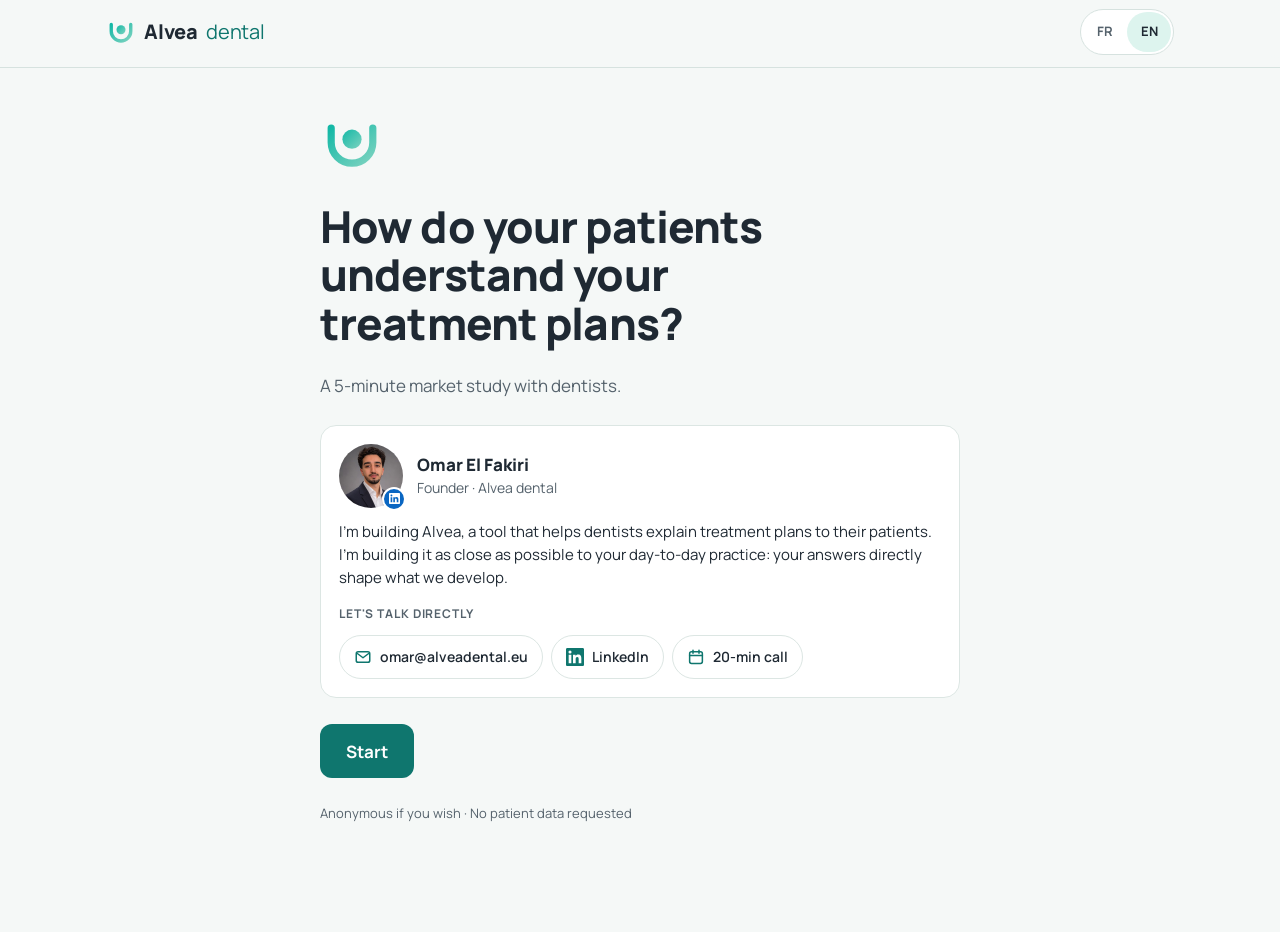
<file: etude/index.html>
<!doctype html>
<html lang="fr">
<head>
<meta charset="utf-8">
<meta name="viewport" content="width=device-width, initial-scale=1, viewport-fit=cover">
<title>Alvea dental · Étude auprès des dentistes</title>
<meta name="description" content="Comment vos patients comprennent-ils vos plans de traitement ? Une étude de marché de 5 minutes auprès des dentistes, avec une petite démo 3D.">
<meta name="theme-color" content="#F5F8F7" media="(prefers-color-scheme: light)">
<meta name="theme-color" content="#111A1F" media="(prefers-color-scheme: dark)">
<meta name="color-scheme" content="light dark">

<meta property="og:type" content="website">
<meta property="og:site_name" content="Alvea dental">
<meta property="og:title" content="Comment vos patients comprennent-ils vos plans ?">
<meta property="og:description" content="Une étude de marché de 5 minutes auprès des dentistes, avec une petite démo 3D.">
<meta property="og:url" content="https://alveadental.eu/etude/">
<meta property="og:image" content="https://alveadental.eu/etude/assets/og-image.png">
<meta property="og:image:width" content="1200">
<meta property="og:image:height" content="630">
<meta property="og:image:alt" content="Alvea dental : Comment vos patients comprennent-ils vos plans ?">
<meta property="og:locale" content="fr_BE">
<meta property="og:locale:alternate" content="en_GB">
<meta name="twitter:card" content="summary_large_image">

<link rel="icon" href="assets/favicon.svg" type="image/svg+xml">
<link rel="icon" href="assets/favicon-32.png" sizes="32x32" type="image/png">
<link rel="apple-touch-icon" href="assets/apple-touch-icon.png">
<link rel="preconnect" href="https://fonts.googleapis.com">
<link rel="preconnect" href="https://fonts.gstatic.com" crossorigin>
<link rel="stylesheet" href="https://fonts.googleapis.com/css2?family=Manrope:wght@400;500;600;700;800&family=IBM+Plex+Mono:wght@400;500&display=swap">
<link rel="stylesheet" href="css/style.css">
<link rel="modulepreload" href="js/app.js">
</head>
<body>
<a class="sr-only" href="#screen">Aller au contenu</a>
<header class="topbar">
  <div class="topbar-in gutter">
    <div class="logo" aria-label="Alvea dental" role="img">
      <svg width="30" height="30" viewBox="0 0 40 40" aria-hidden="true">
        <defs><linearGradient id="lg" x1="0" y1="0" x2="1" y2="1"><stop offset="0" stop-color="#14B8A6"/><stop offset="1" stop-color="#7DD3C0"/></linearGradient></defs>
        <path d="M7 10v9a13 13 0 0 0 26 0v-9" fill="none" stroke="url(#lg)" stroke-width="4.5" stroke-linecap="round"/>
        <circle cx="20" cy="17" r="6" fill="url(#lg)"/>
      </svg>
      <b>Alvea</b><span>dental</span>
    </div>
    <div class="top-actions">
      <button class="link-btn" id="restart" type="button" hidden><svg width="18" height="18" viewBox="0 0 24 24" aria-hidden="true"><path d="M4 12a8 8 0 1 0 2.4-5.7M4 4v4.5h4.5" fill="none" stroke="currentColor" stroke-width="2.2" stroke-linecap="round" stroke-linejoin="round"/></svg><span class="rs-label">Recommencer</span></button>
      <div class="langs" role="group" aria-label="Langue" id="langs">
        <button type="button" data-lang="fr" aria-pressed="true" lang="fr">FR</button>
        <button type="button" data-lang="en" aria-pressed="false" lang="en">EN</button>
      </div>
    </div>
  </div>
  <div class="progress" role="progressbar" aria-label="Progression" aria-valuemin="0" aria-valuemax="100" aria-valuenow="0" id="progress"><i></i></div>
</header>

<main id="screen" class="gutter" tabindex="-1">
  <noscript><p style="max-width:640px;margin:40px auto">Cette étude a besoin de JavaScript. · This study needs JavaScript.</p></noscript>
</main>

<nav class="navbar gutter" id="navbar" hidden>
  <div class="navbar-in">
    <button class="btn ghost" id="back" type="button">Retour</button>
    <span class="status" id="navStatus" aria-live="polite"></span>
    <button class="btn next" id="next" type="button">Continuer</button>
  </div>
</nav>

<script type="module" src="js/app.js"></script>
</body>
</html>
</file>
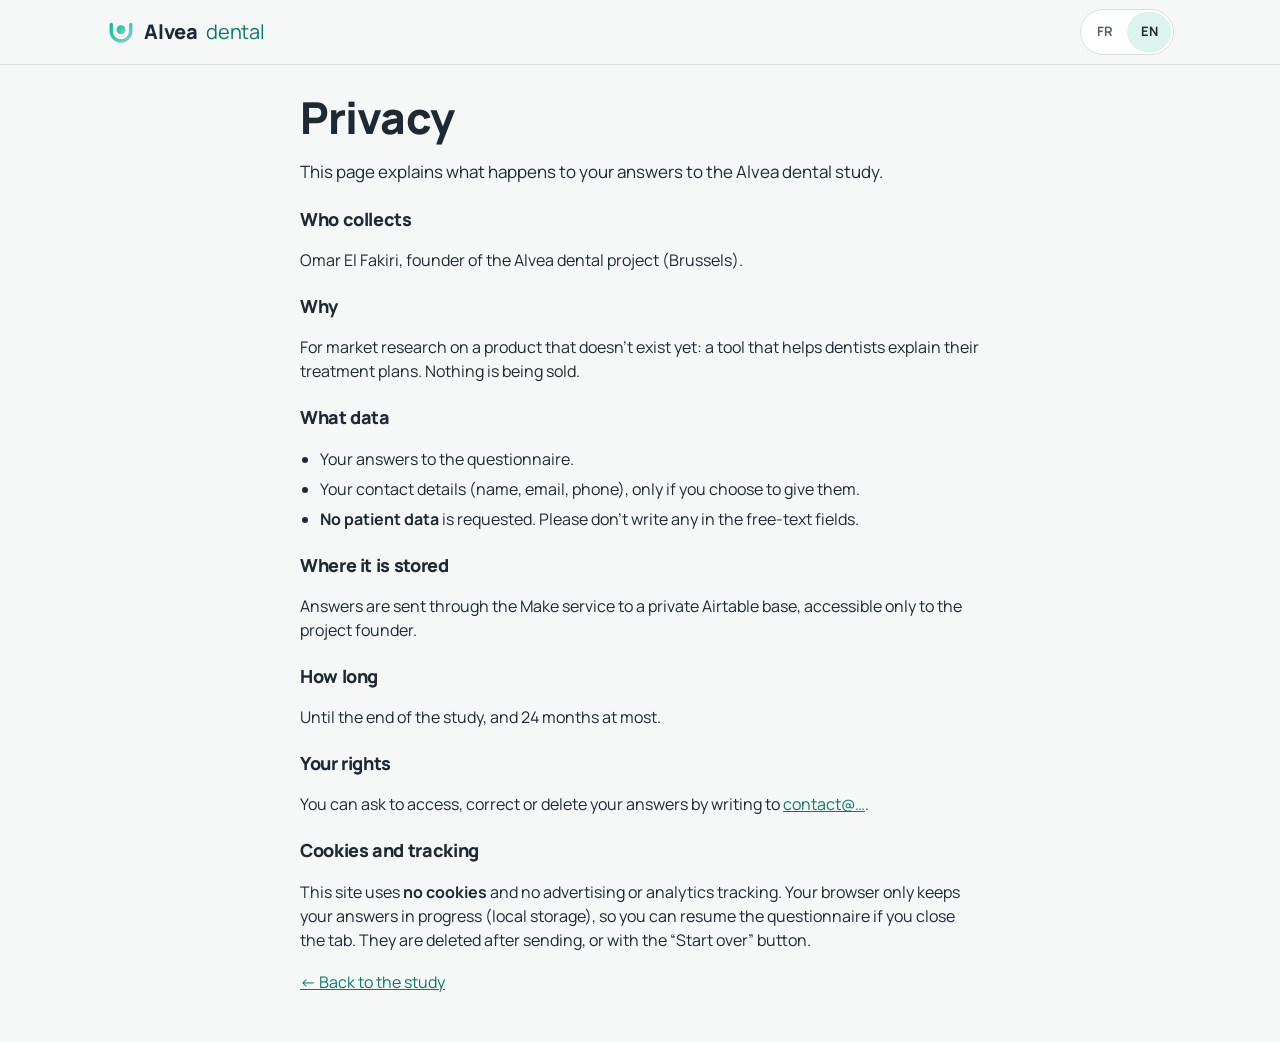
<file: confidentialite.html>
<!doctype html>
<html lang="fr">
<head>
<meta charset="utf-8">
<meta name="viewport" content="width=device-width, initial-scale=1, viewport-fit=cover">
<title>Confidentialité · Alvea dental</title>
<meta name="robots" content="noindex">
<meta name="color-scheme" content="light dark">
<link rel="icon" href="assets/favicon.svg" type="image/svg+xml">
<link rel="preconnect" href="https://fonts.googleapis.com">
<link rel="preconnect" href="https://fonts.gstatic.com" crossorigin>
<link rel="stylesheet" href="https://fonts.googleapis.com/css2?family=Manrope:wght@400;500;600;700;800&display=swap">
<link rel="stylesheet" href="css/style.css">
<style>
  .doc{max-width:680px;margin:0 auto;padding-top:28px;padding-bottom:48px;display:flex;flex-direction:column;gap:18px}
  .doc h2{font-size:18px;margin-top:6px}
  .doc p,.doc li{margin:0;color:var(--fg)}
  .doc ul{margin:0;padding-left:20px;display:flex;flex-direction:column;gap:6px}
  [data-l][hidden]{display:none}
</style>
</head>
<body>
<header class="topbar">
  <div class="topbar-in gutter">
    <a class="logo" href="./" aria-label="Alvea dental" style="text-decoration:none;color:inherit">
      <svg width="30" height="30" viewBox="0 0 40 40" aria-hidden="true">
        <defs><linearGradient id="lg" x1="0" y1="0" x2="1" y2="1"><stop offset="0" stop-color="#14B8A6"/><stop offset="1" stop-color="#7DD3C0"/></linearGradient></defs>
        <path d="M7 10v9a13 13 0 0 0 26 0v-9" fill="none" stroke="url(#lg)" stroke-width="4.5" stroke-linecap="round"/>
        <circle cx="20" cy="17" r="6" fill="url(#lg)"/>
      </svg>
      <b>Alvea</b><span>dental</span>
    </a>
    <div class="langs" role="group" aria-label="Langue / Language">
      <button type="button" data-set="fr" aria-pressed="true" lang="fr">FR</button>
      <button type="button" data-set="en" aria-pressed="false" lang="en">EN</button>
    </div>
  </div>
</header>

<main class="gutter">
  <article class="doc" data-l="fr" lang="fr">
    <h1>Confidentialité</h1>
    <p class="lead">Cette page explique ce que deviennent vos réponses à l'étude Alvea dental.</p>
    <h2>Qui collecte</h2>
    <p>Omar El Fakiri, porteur du projet Alvea dental (Bruxelles).</p>
    <h2>Pourquoi</h2>
    <p>Pour une étude de marché sur un produit qui n'existe pas encore : un outil qui aide les dentistes à expliquer leurs plans de traitement. Rien n'est vendu.</p>
    <h2>Quelles données</h2>
    <ul>
      <li>Vos réponses au questionnaire.</li>
      <li>Vos coordonnées (nom, email, téléphone), seulement si vous choisissez de les donner.</li>
      <li><strong>Aucune donnée de patient</strong> n'est demandée. Merci de ne pas en écrire dans les champs libres.</li>
    </ul>
    <h2>Où elles sont stockées</h2>
    <p>Les réponses sont transmises par le service Make vers une base Airtable privée, accessible uniquement au porteur du projet.</p>
    <h2>Combien de temps</h2>
    <p>Jusqu'à la fin de l'étude, et au plus 24 mois.</p>
    <h2>Vos droits</h2>
    <p>Vous pouvez demander à accéder à vos réponses, à les corriger ou à les supprimer en écrivant à <a href="mailto:contact@…">contact@…</a>.</p>
    <h2>Cookies et suivi</h2>
    <p>Ce site n'utilise <strong>aucun cookie</strong> et aucun outil de pistage publicitaire ou de mesure d'audience. Votre navigateur garde seulement vos réponses en cours (stockage local), pour vous permettre de reprendre le questionnaire si vous fermez l'onglet. Elles sont effacées après l'envoi, ou avec le bouton « Recommencer ».</p>
    <p><a href="./">← Retour à l'étude</a></p>
  </article>

  <article class="doc" data-l="en" lang="en" hidden>
    <h1>Privacy</h1>
    <p class="lead">This page explains what happens to your answers to the Alvea dental study.</p>
    <h2>Who collects</h2>
    <p>Omar El Fakiri, founder of the Alvea dental project (Brussels).</p>
    <h2>Why</h2>
    <p>For market research on a product that doesn't exist yet: a tool that helps dentists explain their treatment plans. Nothing is being sold.</p>
    <h2>What data</h2>
    <ul>
      <li>Your answers to the questionnaire.</li>
      <li>Your contact details (name, email, phone), only if you choose to give them.</li>
      <li><strong>No patient data</strong> is requested. Please don't write any in the free-text fields.</li>
    </ul>
    <h2>Where it is stored</h2>
    <p>Answers are sent through the Make service to a private Airtable base, accessible only to the project founder.</p>
    <h2>How long</h2>
    <p>Until the end of the study, and 24 months at most.</p>
    <h2>Your rights</h2>
    <p>You can ask to access, correct or delete your answers by writing to <a href="mailto:contact@…">contact@…</a>.</p>
    <h2>Cookies and tracking</h2>
    <p>This site uses <strong>no cookies</strong> and no advertising or analytics tracking. Your browser only keeps your answers in progress (local storage), so you can resume the questionnaire if you close the tab. They are deleted after sending, or with the “Start over” button.</p>
    <p><a href="./">← Back to the study</a></p>
  </article>
</main>
<script>
(function () {
  var stored = null;
  try { stored = JSON.parse(localStorage.getItem("alvea-lang")); } catch (e) {}
  var q = new URLSearchParams(location.search).get("lang");
  var lang = q || stored || ((navigator.language || "").toLowerCase().indexOf("en") === 0 ? "en" : "fr");
  function set(l) {
    document.documentElement.lang = l;
    document.title = l === "en" ? "Privacy · Alvea dental" : "Confidentialité · Alvea dental";
    document.querySelectorAll("[data-l]").forEach(function (a) { a.hidden = a.getAttribute("data-l") !== l; });
    document.querySelectorAll("[data-set]").forEach(function (b) { b.setAttribute("aria-pressed", String(b.getAttribute("data-set") === l)); });
  }
  document.querySelectorAll("[data-set]").forEach(function (b) {
    b.addEventListener("click", function () {
      var l = b.getAttribute("data-set");
      try { localStorage.setItem("alvea-lang", JSON.stringify(l)); } catch (e) {}
      set(l);
    });
  });
  set(lang === "en" ? "en" : "fr");
})();
</script>
</body>
</html>
</file>
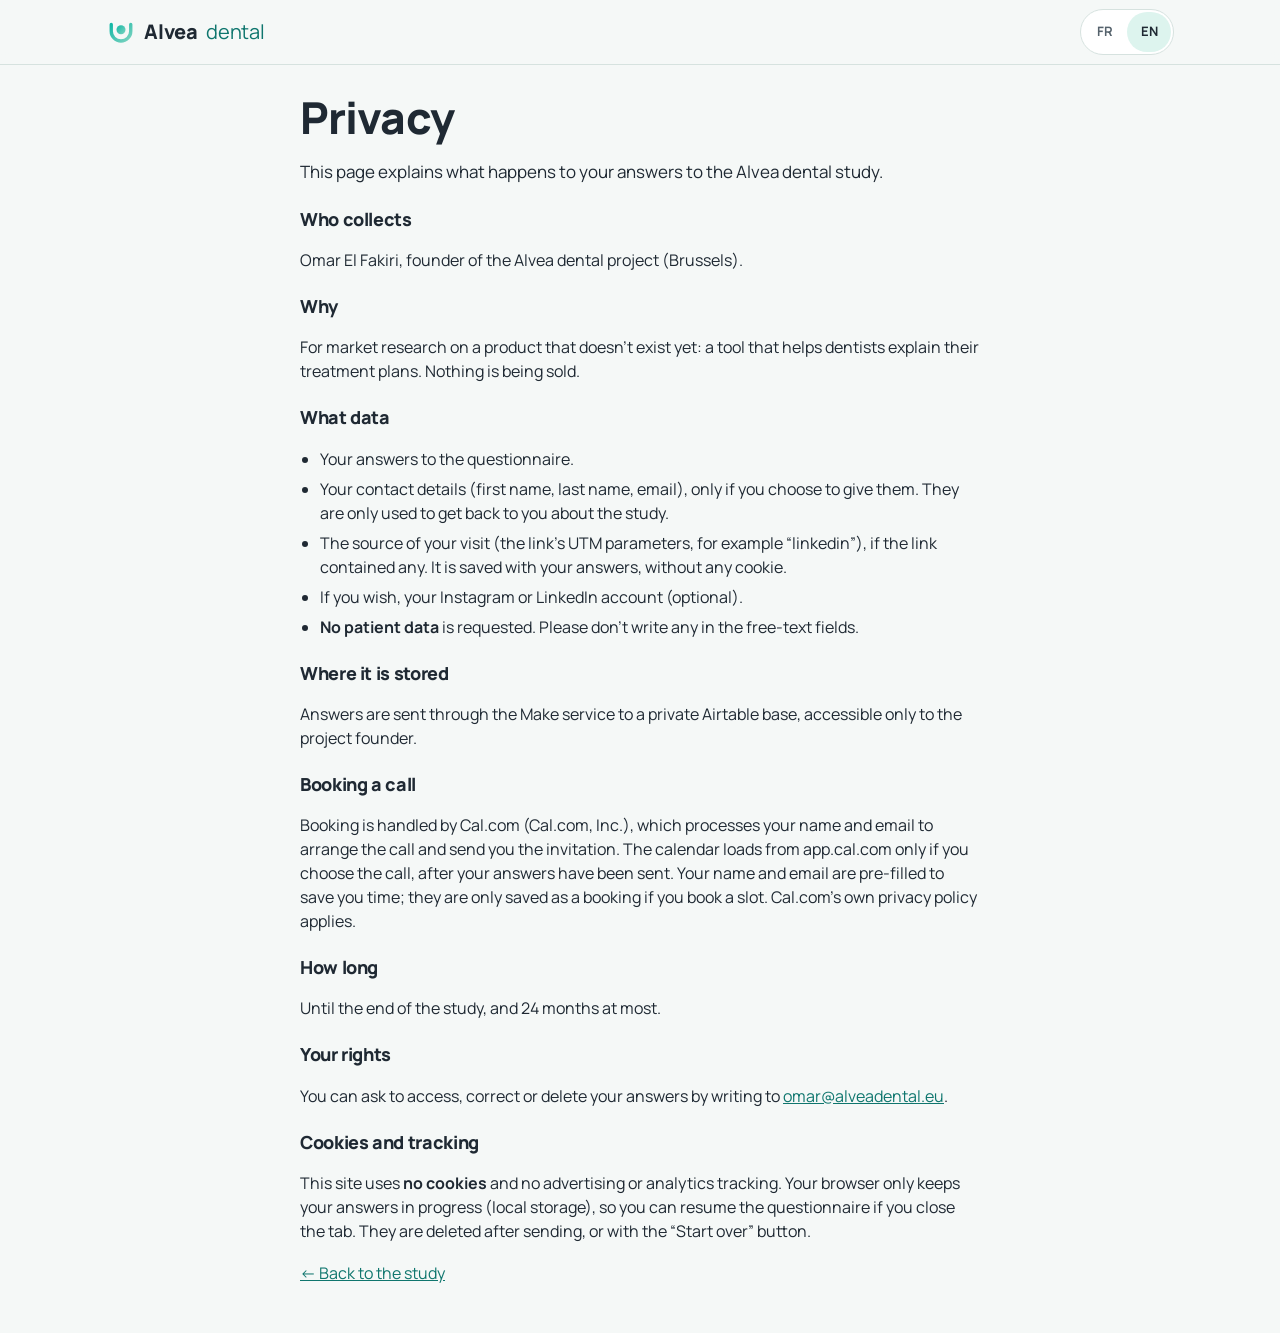
<file: etude/confidentialite.html>
<!doctype html>
<html lang="fr">
<head>
<meta charset="utf-8">
<meta name="viewport" content="width=device-width, initial-scale=1, viewport-fit=cover">
<title>Confidentialité · Alvea dental</title>
<meta name="robots" content="noindex">
<meta name="color-scheme" content="light dark">
<link rel="icon" href="assets/favicon.svg" type="image/svg+xml">
<link rel="preconnect" href="https://fonts.googleapis.com">
<link rel="preconnect" href="https://fonts.gstatic.com" crossorigin>
<link rel="stylesheet" href="https://fonts.googleapis.com/css2?family=Manrope:wght@400;500;600;700;800&display=swap">
<link rel="stylesheet" href="css/style.css">
<style>
  .doc{max-width:680px;margin:0 auto;padding-top:28px;padding-bottom:48px;display:flex;flex-direction:column;gap:18px}
  .doc h2{font-size:18px;margin-top:6px}
  .doc p,.doc li{margin:0;color:var(--fg)}
  .doc ul{margin:0;padding-left:20px;display:flex;flex-direction:column;gap:6px}
  [data-l][hidden]{display:none}
</style>
</head>
<body>
<header class="topbar">
  <div class="topbar-in gutter">
    <a class="logo" href="./" aria-label="Alvea dental" style="text-decoration:none;color:inherit">
      <svg width="30" height="30" viewBox="0 0 40 40" aria-hidden="true">
        <defs><linearGradient id="lg" x1="0" y1="0" x2="1" y2="1"><stop offset="0" stop-color="#14B8A6"/><stop offset="1" stop-color="#7DD3C0"/></linearGradient></defs>
        <path d="M7 10v9a13 13 0 0 0 26 0v-9" fill="none" stroke="url(#lg)" stroke-width="4.5" stroke-linecap="round"/>
        <circle cx="20" cy="17" r="6" fill="url(#lg)"/>
      </svg>
      <b>Alvea</b><span>dental</span>
    </a>
    <div class="langs" role="group" aria-label="Langue / Language">
      <button type="button" data-set="fr" aria-pressed="true" lang="fr">FR</button>
      <button type="button" data-set="en" aria-pressed="false" lang="en">EN</button>
    </div>
  </div>
</header>

<main class="gutter">
  <article class="doc" data-l="fr" lang="fr">
    <h1>Confidentialité</h1>
    <p class="lead">Cette page explique ce que deviennent vos réponses à l'étude Alvea dental.</p>
    <h2>Qui collecte</h2>
    <p>Omar El Fakiri, porteur du projet Alvea dental (Bruxelles).</p>
    <h2>Pourquoi</h2>
    <p>Pour une étude de marché sur un produit qui n'existe pas encore : un outil qui aide les dentistes à expliquer leurs plans de traitement. Rien n'est vendu.</p>
    <h2>Quelles données</h2>
    <ul>
      <li>Vos réponses au questionnaire.</li>
      <li>Vos coordonnées (prénom, nom, e-mail), seulement si vous choisissez de les donner. Elles servent uniquement à vous recontacter au sujet de l'étude.</li>
      <li>La source de votre visite (paramètres UTM du lien, par exemple « linkedin »), si le lien en contenait. Elle est enregistrée avec votre réponse, sans cookie.</li>
      <li>Si vous le souhaitez, votre compte Instagram ou LinkedIn (facultatif).</li>
      <li><strong>Aucune donnée de patient</strong> n'est demandée. Merci de ne pas en écrire dans les champs libres.</li>
    </ul>
    <h2>Où elles sont stockées</h2>
    <p>Les réponses sont transmises par le service Make vers une base Airtable privée, accessible uniquement au porteur du projet.</p>
    <h2>Prise de rendez-vous</h2>
    <p>La prise de rendez-vous est gérée par Cal.com (Cal.com, Inc.), qui traite votre nom et votre e-mail pour organiser l'appel et vous envoyer l'invitation. Le calendrier se charge depuis app.cal.com seulement si vous choisissez l'appel, après l'envoi de vos réponses. Votre nom et votre e-mail y sont pré-remplis pour vous faire gagner du temps ; ils ne sont enregistrés comme rendez-vous que si vous réservez un créneau. Cal.com applique sa propre politique de confidentialité.</p>
    <h2>Combien de temps</h2>
    <p>Jusqu'à la fin de l'étude, et au plus 24 mois.</p>
    <h2>Vos droits</h2>
    <p>Vous pouvez demander à accéder à vos réponses, à les corriger ou à les supprimer en écrivant à <a href="mailto:omar@alveadental.eu">omar@alveadental.eu</a>.</p>
    <h2>Cookies et suivi</h2>
    <p>Ce site n'utilise <strong>aucun cookie</strong> et aucun outil de pistage publicitaire ou de mesure d'audience. Votre navigateur garde seulement vos réponses en cours (stockage local), pour vous permettre de reprendre le questionnaire si vous fermez l'onglet. Elles sont effacées après l'envoi, ou avec le bouton « Recommencer ».</p>
    <p><a href="./">← Retour à l'étude</a></p>
  </article>

  <article class="doc" data-l="en" lang="en" hidden>
    <h1>Privacy</h1>
    <p class="lead">This page explains what happens to your answers to the Alvea dental study.</p>
    <h2>Who collects</h2>
    <p>Omar El Fakiri, founder of the Alvea dental project (Brussels).</p>
    <h2>Why</h2>
    <p>For market research on a product that doesn't exist yet: a tool that helps dentists explain their treatment plans. Nothing is being sold.</p>
    <h2>What data</h2>
    <ul>
      <li>Your answers to the questionnaire.</li>
      <li>Your contact details (first name, last name, email), only if you choose to give them. They are only used to get back to you about the study.</li>
      <li>The source of your visit (the link's UTM parameters, for example “linkedin”), if the link contained any. It is saved with your answers, without any cookie.</li>
      <li>If you wish, your Instagram or LinkedIn account (optional).</li>
      <li><strong>No patient data</strong> is requested. Please don't write any in the free-text fields.</li>
    </ul>
    <h2>Where it is stored</h2>
    <p>Answers are sent through the Make service to a private Airtable base, accessible only to the project founder.</p>
    <h2>Booking a call</h2>
    <p>Booking is handled by Cal.com (Cal.com, Inc.), which processes your name and email to arrange the call and send you the invitation. The calendar loads from app.cal.com only if you choose the call, after your answers have been sent. Your name and email are pre-filled to save you time; they are only saved as a booking if you book a slot. Cal.com's own privacy policy applies.</p>
    <h2>How long</h2>
    <p>Until the end of the study, and 24 months at most.</p>
    <h2>Your rights</h2>
    <p>You can ask to access, correct or delete your answers by writing to <a href="mailto:omar@alveadental.eu">omar@alveadental.eu</a>.</p>
    <h2>Cookies and tracking</h2>
    <p>This site uses <strong>no cookies</strong> and no advertising or analytics tracking. Your browser only keeps your answers in progress (local storage), so you can resume the questionnaire if you close the tab. They are deleted after sending, or with the “Start over” button.</p>
    <p><a href="./">← Back to the study</a></p>
  </article>
</main>
<script>
(function () {
  var stored = null;
  try { stored = JSON.parse(localStorage.getItem("alvea-lang")); } catch (e) {}
  var q = new URLSearchParams(location.search).get("lang");
  var first = (navigator.languages && navigator.languages[0]) || navigator.language || "";
  var lang = (q === "fr" || q === "en") ? q : (stored === "fr" || stored === "en") ? stored : (first.toLowerCase().indexOf("fr") === 0 ? "fr" : "en");
  function set(l) {
    document.documentElement.lang = l;
    document.title = l === "en" ? "Privacy · Alvea dental" : "Confidentialité · Alvea dental";
    document.querySelectorAll("[data-l]").forEach(function (a) { a.hidden = a.getAttribute("data-l") !== l; });
    document.querySelectorAll("[data-set]").forEach(function (b) { b.setAttribute("aria-pressed", String(b.getAttribute("data-set") === l)); });
  }
  document.querySelectorAll("[data-set]").forEach(function (b) {
    b.addEventListener("click", function () {
      var l = b.getAttribute("data-set");
      try { localStorage.setItem("alvea-lang", JSON.stringify(l)); } catch (e) {}
      set(l);
    });
  });
  set(lang === "en" ? "en" : "fr");
})();
</script>
</body>
</html>
</file>
<file: etude/css/style.css>
/* Alvea dental — étude de marché. Tokens repris de alvea-pitch.html. Mobile d'abord. */
:root{
  --bg:#F5F8F7; --surface:#FFFFFF; --stage:#E9F1EF; --fg:#1F2933; --muted:#55626C; --line:#D6E2DF;
  --teal:#14B8A6; --teal-deep:#0F766E; --mint:#7DD3C0; --mint-soft:#DDF4EE;
  --v1:#E76F51; --v2:#4C7FB8; --v3:#8E6CC4; --v4:#14B8A6;
  --err:#B42318; --star:#E9A23B; --on-accent:#FFFFFF;
  --font-display:"Manrope", "Segoe UI", system-ui, sans-serif;
  --font-body:"Manrope", "Segoe UI", system-ui, sans-serif;
  --font-mono:"IBM Plex Mono", ui-monospace, "SFMono-Regular", Menlo, monospace;
  --radius:14px; --nav-h:76px; --top-h:59px;
  --card:#FFFFFF; --card-line:#DCE6E3; --linkedin:#0A66C2;
  color-scheme:light;
}
@media (prefers-color-scheme: dark){:root:not([data-theme="light"]){
  --bg:#111A1F; --surface:#18232A; --stage:#0D1519; --fg:#E7EEEC; --muted:#9AAAB1; --line:#2A3A42;
  --teal:#2DD4BF; --teal-deep:#5EEAD4; --mint:#7DD3C0; --mint-soft:#163631;
  --v1:#F08A6E; --v2:#6E9BD1; --v3:#A88BDA; --v4:#2DD4BF;
  --err:#FCA5A5; --star:#F2B95A; --on-accent:#0B1A17; --card:#18232A; --card-line:#2A3A42; color-scheme:dark}}
:root[data-theme="dark"]{
  --bg:#111A1F; --surface:#18232A; --stage:#0D1519; --fg:#E7EEEC; --muted:#9AAAB1; --line:#2A3A42;
  --teal:#2DD4BF; --teal-deep:#5EEAD4; --mint:#7DD3C0; --mint-soft:#163631;
  --v1:#F08A6E; --v2:#6E9BD1; --v3:#A88BDA; --v4:#2DD4BF;
  --err:#FCA5A5; --star:#F2B95A; --on-accent:#0B1A17; --card:#18232A; --card-line:#2A3A42; color-scheme:dark}

*{box-sizing:border-box}
html{-webkit-text-size-adjust:100%}
body{margin:0;background:var(--bg);color:var(--fg);font-family:var(--font-body);font-size:16px;line-height:1.5;
  overflow-x:hidden;min-height:100vh;min-height:100dvh}
button,input,textarea{font:inherit;color:inherit}
a{color:var(--teal-deep)}
:focus-visible{outline:3px solid var(--teal);outline-offset:2px;border-radius:6px}
.sr-only{position:absolute!important;width:1px;height:1px;padding:0;margin:-1px;overflow:hidden;clip:rect(0,0,0,0);white-space:nowrap;border:0}
.gutter{padding-left:max(16px, env(safe-area-inset-left, 0px));padding-right:max(16px, env(safe-area-inset-right, 0px))}

/* ---------- barre du haut ---------- */
.topbar{position:sticky;top:0;z-index:20;background:color-mix(in srgb, var(--bg) 92%, transparent);
  backdrop-filter:saturate(1.4) blur(8px);-webkit-backdrop-filter:saturate(1.4) blur(8px);border-bottom:1px solid var(--line)}
.topbar-in{max-width:1100px;margin:0 auto;display:flex;align-items:center;justify-content:space-between;gap:8px;height:56px}
.progress{height:3px;background:transparent}
.progress i{display:block;height:100%;width:0;background:linear-gradient(90deg,var(--teal),var(--mint));transition:width .3s ease}
.logo{display:flex;align-items:center;gap:8px;font-family:var(--font-display);font-size:20px;letter-spacing:-.01em;line-height:1;white-space:nowrap}
.logo b{font-weight:800}.logo span{font-weight:400;color:var(--teal-deep)}
.logo svg{flex:none}
.top-actions{display:flex;align-items:center;gap:6px}
.langs{display:flex;border:1px solid var(--line);border-radius:999px;padding:2px;background:var(--surface)}
.langs button{appearance:none;border:0;background:transparent;font-weight:700;font-size:13px;min-width:44px;min-height:40px;border-radius:999px;cursor:pointer;color:var(--muted)}
.langs button[aria-pressed="true"]{background:var(--mint-soft);color:var(--fg)}
.link-btn{appearance:none;border:0;background:transparent;color:var(--muted);font-size:13px;font-weight:600;min-height:44px;min-width:44px;padding:0 8px;cursor:pointer;
  display:inline-flex;align-items:center;justify-content:center;gap:6px}
.link-btn[hidden]{display:none}
.link-btn:hover{color:var(--fg)}
@media (max-width:479px){.link-btn .rs-label{position:absolute;width:1px;height:1px;overflow:hidden;clip:rect(0,0,0,0);white-space:nowrap}}

/* ---------- écrans ---------- */
main{display:block}
.screen{max-width:640px;margin:0 auto;padding-top:28px;padding-bottom:calc(var(--nav-h) + 32px + env(safe-area-inset-bottom, 0px));
  display:flex;flex-direction:column;gap:22px;animation:enter .24s ease both}
@keyframes enter{from{opacity:0;transform:translateY(8px)}to{opacity:1;transform:none}}
.kicker{font-size:12px;letter-spacing:.08em;text-transform:uppercase;font-weight:700;color:var(--muted);margin:0}
h1,h2{font-family:var(--font-display);letter-spacing:-.02em;margin:0;text-wrap:balance;scroll-margin-top:calc(var(--top-h) + 16px)}
h1{font-weight:800;font-size:clamp(28px,7.4vw,44px);line-height:1.1}
h2{font-weight:800;font-size:clamp(23px,5.6vw,30px);line-height:1.18}
.lead{font-size:17px;color:var(--muted);margin:0;text-wrap:pretty}
.small{font-size:13px;color:var(--muted);margin:0}
.head{display:flex;flex-direction:column;gap:8px}

/* ---------- boutons ---------- */
.btn{appearance:none;border:0;cursor:pointer;font-weight:700;border-radius:12px;min-height:48px;padding:12px 20px;
  background:var(--teal-deep);color:var(--on-accent);display:inline-flex;align-items:center;justify-content:center;gap:8px;text-decoration:none;
  transition:transform .12s ease, opacity .2s}
.btn:active{transform:scale(.98)}
.btn.ghost{background:transparent;color:var(--fg);border:1px solid var(--line)}
.btn.big{font-size:17px;min-height:54px;padding:14px 26px}
.btn[aria-disabled="true"]{opacity:.45;cursor:not-allowed}
.btn.pulse{animation:pulse 1.6s ease-in-out infinite}
@keyframes pulse{0%,100%{box-shadow:0 0 0 0 color-mix(in srgb,var(--teal) 55%,transparent)}50%{box-shadow:0 0 0 8px transparent}}

/* barre de navigation collée en bas */
.navbar{position:fixed;left:0;right:0;bottom:0;z-index:15;background:color-mix(in srgb, var(--bg) 94%, transparent);
  backdrop-filter:blur(8px);-webkit-backdrop-filter:blur(8px);border-top:1px solid var(--line);
  padding-top:12px;padding-bottom:calc(12px + env(safe-area-inset-bottom, 0px))}
.navbar-in{max-width:640px;margin:0 auto;display:flex;gap:10px;align-items:center}
.navbar .btn.next{flex:1}
.navbar .status{font-size:13px;color:var(--muted);flex:1;text-align:right}
.navbar[hidden]{display:none}

/* ---------- accueil ---------- */
.welcome{min-height:calc(100dvh - 140px);justify-content:center;gap:26px}
.welcome .mark{width:64px;height:64px}
.welcome .start{align-self:flex-start}
.resume{background:var(--mint-soft);border-radius:var(--radius);padding:14px 16px;display:flex;flex-direction:column;gap:10px}
.resume p{margin:0;font-weight:600}
.resume .row{display:flex;gap:8px;flex-wrap:wrap}

/* ---------- champs ---------- */
.fields{display:flex;flex-direction:column;gap:26px}
.field{border:0;margin:0;padding:0;min-width:0;display:flex;flex-direction:column;gap:10px}
.field[hidden]{display:none}
.field > legend,.field > label.q,.field > .q{font-weight:700;font-size:16px;line-height:1.35;padding:0;margin-bottom:10px}
.field > label.q{margin-bottom:0}
.q .opt-tag,.opt-tag{font-weight:500;color:var(--muted);font-size:13px;margin-left:4px}
.hint{font-size:13px;color:var(--muted);margin:-4px 0 0}
.err{font-size:14px;color:var(--err);font-weight:600;margin:0;display:flex;gap:6px;align-items:flex-start}
.err::before{content:"!";flex:none;width:18px;height:18px;border-radius:50%;background:var(--err);color:var(--surface);font-size:12px;
  display:inline-flex;align-items:center;justify-content:center;margin-top:2px}
.err:empty{display:none}
.field.invalid .opts .opt{border-color:color-mix(in srgb,var(--err) 50%,var(--line))}

.opts{display:grid;grid-template-columns:minmax(0,1fr);gap:8px}
@media (min-width:560px){.opts.two{grid-template-columns:repeat(2,minmax(0,1fr))}}
.opts.row{grid-template-columns:repeat(auto-fit,minmax(140px,1fr))}
.opt > span:last-child{min-width:0;overflow-wrap:anywhere}
.opt{position:relative;display:flex;align-items:center;gap:12px;min-height:52px;padding:12px 14px;border:1.5px solid var(--line);
  border-radius:12px;background:var(--surface);cursor:pointer;font-size:15px;line-height:1.3;transition:border-color .15s, background .15s}
.opt input{position:absolute;opacity:0;width:1px;height:1px;margin:0;pointer-events:none}
.opt .box{flex:none;width:20px;height:20px;border:2px solid var(--line);border-radius:50%;display:inline-flex;align-items:center;justify-content:center;transition:all .15s}
.opt.multi .box{border-radius:6px}
.opt:hover{border-color:var(--mint)}
.opt:has(input:checked){border-color:var(--teal-deep);background:var(--mint-soft);font-weight:700}
.opt:has(input:checked) .box{border-color:var(--teal-deep);background:var(--teal-deep);box-shadow:inset 0 0 0 3px var(--mint-soft)}
.opt.multi:has(input:checked) .box{box-shadow:none}
.opt.multi:has(input:checked) .box::after{content:"";width:5px;height:10px;border:solid var(--on-accent);border-width:0 2.5px 2.5px 0;transform:rotate(45deg) translate(-1px,-1px)}
.opt:has(input:focus-visible){outline:3px solid var(--teal);outline-offset:2px}

.check{display:flex;gap:12px;align-items:flex-start;cursor:pointer;padding:12px 14px;border:1.5px solid var(--line);border-radius:12px;background:var(--surface);min-height:52px}
.check input{width:22px;height:22px;margin:1px 0 0;accent-color:var(--teal-deep);flex:none}
.check span{font-size:15px;line-height:1.4}
.check.consent span{font-size:14px}
.check:has(input:checked){border-color:var(--teal-deep);background:var(--mint-soft)}

.text,.area{width:100%;border:1.5px solid var(--line);border-radius:12px;background:var(--surface);padding:12px 14px;min-height:52px;font-size:16px}
.area{min-height:110px;resize:vertical;line-height:1.45}
.text:focus,.area:focus{outline:3px solid var(--teal);outline-offset:1px;border-color:var(--teal-deep)}



.hp{position:absolute!important;left:-10000px;top:auto;width:1px;height:1px;overflow:hidden}

/* ---------- écran 2 : curseur ---------- */
.slider-box{background:var(--surface);border:1px solid var(--line);border-radius:20px;padding:24px 18px 22px;display:flex;flex-direction:column;gap:18px;align-items:center}
.big-num{font-family:var(--font-display);font-weight:800;font-size:96px;line-height:1;font-variant-numeric:tabular-nums;color:var(--teal-deep);display:flex;align-items:baseline;gap:8px}
.big-num small{font-size:18px;font-weight:600;color:var(--muted)}
.big-num.unset{color:var(--line)}
.docs{display:grid;grid-template-columns:repeat(10,minmax(0,1fr));gap:6px;width:100%;max-width:420px}
.docs svg{width:100%;height:auto;display:block}
.docs .pg{fill:var(--surface);stroke:var(--line);stroke-width:1.5;transition:fill .2s, stroke .2s}
.docs .ln{stroke:var(--line);stroke-width:1.5;stroke-linecap:round;transition:stroke .2s}
.docs .on .pg{fill:var(--teal);stroke:var(--teal)}
.docs .on .ln{stroke:var(--surface)}
.range{width:100%;max-width:440px;-webkit-appearance:none;appearance:none;height:44px;background:transparent;cursor:pointer;margin:0}
.range::-webkit-slider-runnable-track{height:8px;border-radius:99px;background:linear-gradient(90deg,var(--teal) var(--pct,50%),var(--line) var(--pct,50%))}
.range::-moz-range-track{height:8px;border-radius:99px;background:var(--line)}
.range::-moz-range-progress{height:8px;border-radius:99px;background:var(--teal)}
.range::-webkit-slider-thumb{-webkit-appearance:none;width:32px;height:32px;border-radius:50%;background:var(--surface);border:3px solid var(--teal-deep);margin-top:-12px;box-shadow:0 2px 6px rgba(0,0,0,.15)}
.range::-moz-range-thumb{width:26px;height:26px;border-radius:50%;background:var(--surface);border:3px solid var(--teal-deep)}
.range-ends{display:flex;justify-content:space-between;width:100%;max-width:440px;font-size:13px;color:var(--muted);margin-top:-10px;font-variant-numeric:tabular-nums}

/* ---------- écran 3 : avis (cartes à toucher) ---------- */
.rv-grid{display:flex;flex-direction:column;gap:18px}
.rv-theme{display:flex;flex-direction:column;gap:8px}
.rv-theme h3{margin:0;font-size:12px;letter-spacing:.08em;text-transform:uppercase;font-weight:700;color:var(--muted)}
.rv-pair{display:grid;grid-template-columns:repeat(auto-fit,minmax(min(100%,240px),1fr));gap:8px}
.rv{appearance:none;text-align:left;cursor:pointer;background:var(--surface);color:var(--fg);border:1.5px solid var(--line);border-radius:16px;padding:12px 14px;
  display:flex;flex-direction:column;gap:8px;min-height:44px;transition:border-color .15s, background .15s, box-shadow .15s}
.rv:hover{border-color:var(--mint)}
.rv[aria-pressed="true"]{border-color:var(--teal-deep);background:var(--mint-soft);box-shadow:0 0 0 1px var(--teal-deep)}
.rv-top{display:flex;align-items:center;gap:8px}
.rv .th{width:18px;height:18px;flex:none;color:var(--muted);transform:rotate(180deg) scaleX(-1)}
.rv .th.up{transform:none;color:var(--teal-deep)}
.rv .st{display:flex;gap:2px}
.rv .st svg{width:15px;height:15px}
.rv .st .f{fill:var(--star)}.rv .st .e{fill:none;stroke:var(--muted);stroke-width:1.4}
.rv .ck{width:22px;height:22px;margin-left:auto;flex:none;border-radius:50%;padding:4px;border:1.5px solid var(--line);color:transparent}
.rv[aria-pressed="true"] .ck{background:var(--teal-deep);border-color:var(--teal-deep);color:var(--on-accent)}
.rv-q{font-size:15px;line-height:1.4;font-weight:600}
.chip{appearance:none;cursor:pointer;border:1.5px solid var(--line);background:var(--surface);color:var(--fg);padding:8px 16px;border-radius:999px;min-height:44px;
  font-size:14px;font-weight:600;line-height:1.2}
.chip:hover{border-color:var(--teal)}
.chip[aria-pressed="true"]{border-color:var(--teal-deep);background:var(--mint-soft)}
.chip.none{align-self:flex-start;margin-top:4px}

/* ---------- formulaires : variantes ---------- */
.soft{font-size:14px;color:var(--teal-deep);font-weight:600;margin:0}
.soft:empty{display:none}
.field.note{gap:4px}
.field.note .q{font-weight:700;margin:0}
.field.note .hint{margin:0}
/* « On en parle 20 minutes ? » : gros bouton principal, deux choix discrets */
.opts.cta{grid-template-columns:repeat(2,minmax(0,1fr))}
.opts.cta .opt{justify-content:center;text-align:center;min-height:48px;font-size:14px;color:var(--muted)}
.opts.cta .opt .box{display:none}
.opts.cta .opt:first-child{grid-column:1 / -1;min-height:58px;font-size:17px;font-weight:800;background:var(--teal-deep);border-color:var(--teal-deep);color:var(--on-accent)}
.opts.cta .opt:first-child:has(input:checked){box-shadow:0 0 0 3px var(--mint);background:var(--teal-deep);color:var(--on-accent)}
.opts.cta .opt:first-child:has(input:checked)::after{content:"✓";margin-left:8px}
.opts.cta .opt:not(:first-child):has(input:checked){color:var(--fg)}

/* ---------- accueil : carte profil ---------- */
.profile{background:var(--card);border:1px solid var(--card-line);border-radius:16px;padding:18px;display:flex;flex-direction:column;gap:12px}
.pf-top{display:flex;align-items:center;gap:14px}
.pf-photo{position:relative;flex:none;width:64px;height:64px;border-radius:50%}
.pf-photo img{display:block;width:64px;height:64px;border-radius:50%;object-fit:cover;background:var(--mint-soft)}
.pf-badge{position:absolute;right:-3px;bottom:-3px;width:24px;height:24px;border-radius:50%;background:var(--linkedin);color:#fff;
  border:2px solid #fff;display:flex;align-items:center;justify-content:center}
.pf-badge svg{width:11px;height:11px}
.pf-id{display:flex;flex-direction:column;gap:2px;min-width:0}
.pf-id b{font-size:17px;font-weight:800;line-height:1.25}
.pf-id span{font-size:14px;color:var(--muted)}
.pf-text{margin:0;font-size:15px;line-height:1.55}
.pf-talk{margin:4px 0 0;font-size:12px;letter-spacing:.08em;text-transform:uppercase;font-weight:700;color:var(--muted)}
.pf-links{list-style:none;margin:0;padding:0;display:flex;flex-wrap:wrap;gap:8px}
.pill{display:inline-flex;align-items:center;gap:8px;min-height:44px;padding:8px 14px;border:1.5px solid var(--card-line);border-radius:999px;
  background:var(--card);color:var(--fg);font-size:14px;font-weight:600;text-decoration:none;line-height:1.2;overflow-wrap:anywhere}
.pill svg{flex:none;width:18px;height:18px;color:var(--teal-deep)}
.pill:hover{border-color:var(--teal);background:var(--mint-soft)}
.in-link{flex:none;display:inline-flex;align-items:center;justify-content:center;min-width:44px;min-height:44px;color:var(--muted);border-radius:10px}
.in-link:hover{color:var(--teal-deep)}

/* ---------- pays : liste à rechercher ---------- */
.combo{position:relative}
.combo .text{padding-right:52px}
.combo-btn{position:absolute;right:2px;top:2px;bottom:2px;width:48px;appearance:none;border:0;background:transparent;color:var(--muted);cursor:pointer;
  display:flex;align-items:center;justify-content:center;border-radius:10px}
.combo-list{position:absolute;z-index:12;left:0;right:0;top:calc(100% + 6px);margin:0;padding:6px;list-style:none;max-height:min(320px, 50vh);overflow-y:auto;
  background:var(--surface);border:1.5px solid var(--line);border-radius:12px;box-shadow:0 16px 40px -12px rgba(15,40,40,.3);overscroll-behavior:contain}
.combo-list[hidden]{display:none}
.combo-list li{padding:11px 12px;min-height:44px;border-radius:8px;cursor:pointer;font-size:15px;display:flex;align-items:center}
.combo-list li.sep{margin-top:7px;position:relative}
.combo-list li.sep::before{content:"";position:absolute;left:8px;right:8px;top:-4px;border-top:1px solid var(--line)}
.combo-list li.other{border-top:1px solid var(--line);border-radius:0 0 8px 8px;color:var(--muted)}
.combo-list li.active{background:var(--mint-soft)}
.combo-list li[aria-selected="true"]{font-weight:700}
.combo-list li.none{color:var(--muted);cursor:default;font-size:14px}

/* ---------- prénom / nom côte à côte ---------- */
.pair{display:grid;grid-template-columns:minmax(0,1fr);gap:26px}
@media (min-width:480px){.pair{grid-template-columns:repeat(2,minmax(0,1fr));gap:14px}}
.req-star{color:var(--err);font-weight:800;margin-left:2px}
.req-star[hidden]{display:none}

/* ---------- écran 8 : démo en chapitres ---------- */
.demo-screen{gap:16px}
.ch-head{display:flex;justify-content:space-between;gap:12px;font-size:12px;font-weight:700;color:var(--muted);letter-spacing:.02em}
.ch-head .tag{flex:none;background:var(--stage);border:1px solid var(--line);border-radius:999px;padding:1px 8px;font-weight:600}
.ch-bar{height:4px;border-radius:99px;background:var(--line);overflow:hidden;margin-top:-8px}
.ch-bar i{display:block;height:100%;background:linear-gradient(90deg,var(--teal),var(--mint));transition:width .3s ease}
.ch{display:flex;flex-direction:column;gap:18px;animation:enter .24s ease both}
.kicker.brand{color:var(--teal-deep);letter-spacing:.14em}
.kicker.center{text-align:center}
.how{list-style:none;margin:0;padding:14px;background:var(--surface);border:1px solid var(--line);border-radius:var(--radius);display:flex;flex-direction:column;gap:12px}
.how li{display:flex;gap:12px;align-items:center;font-weight:700}
.how b{flex:none;width:30px;height:30px;border-radius:50%;background:var(--mint-soft);color:var(--teal-deep);display:inline-flex;align-items:center;justify-content:center}
.ch .paper{background:#FFFFFF;color:#1F2933;border-radius:6px;padding:16px;box-shadow:0 10px 26px rgba(0,0,0,.12);border:1px solid #E3EAE8}
.paper h4{margin:0 0 10px;font-size:13px;font-weight:800;letter-spacing:.02em}
.paper .row{display:flex;justify-content:space-between;gap:8px;padding:4px 0;border-bottom:1px dotted #C9D5D2;font-family:var(--font-mono);font-size:12px}
.paper .row span:first-child{min-width:0;overflow-wrap:anywhere}
.paper .row span:last-child{white-space:nowrap;flex:none}
.paper .tot{display:flex;justify-content:space-between;font-weight:800;font-size:15px;padding-top:8px}
.pills{list-style:none;margin:0;padding:0;display:flex;flex-wrap:wrap;gap:8px}
.pills li{background:var(--surface);border:1.5px dashed var(--teal);color:var(--teal-deep);border-radius:999px;padding:6px 12px;font-weight:700;font-size:14px}
.dictee{margin:0;background:#16242B;color:#E7EEEC;border-radius:var(--radius);padding:16px;display:flex;gap:12px;align-items:flex-start}
.dictee .mic{flex:none;width:38px;height:38px;border-radius:50%;background:#14B8A6;color:#0B1A17;display:inline-flex;align-items:center;justify-content:center}
.dictee .mic svg{width:20px;height:20px}
.dictee blockquote{margin:0;font-size:16px;line-height:1.45;font-style:italic}
.arrow{display:flex;justify-content:center;color:var(--teal-deep)}
.arrow svg{width:26px;height:26px}
.ch2 .arrow{margin:-8px 0 -12px}
.grid4{display:grid;grid-template-columns:repeat(2,minmax(0,1fr));gap:8px}
@media (min-width:480px){.grid4{grid-template-columns:repeat(4,minmax(0,1fr))}}
.grid4 div{background:var(--surface);border:1px solid var(--line);border-radius:12px;padding:12px 8px;text-align:center}
.grid4 b{display:block;font-family:var(--font-display);font-size:24px;font-variant-numeric:tabular-nums;color:var(--teal-deep)}
.grid4 span{font-size:13px;color:var(--muted)}
.plan-head{display:flex;flex-direction:column;gap:4px}
.plan-head .from{margin:0;font-size:12px;color:var(--muted);font-weight:600}
.mouth-box{position:relative;height:300px;background:var(--stage);border:1px solid var(--line);border-radius:18px;overflow:hidden}
.mouth-box canvas{display:block;width:100%!important;height:100%!important;touch-action:none}
.mouth-box .hint3d{position:absolute;left:0;right:0;bottom:8px;text-align:center;font-size:11px;color:var(--muted);pointer-events:none}
.mouth-box .nogl{position:absolute;inset:0;margin:0;display:flex;align-items:center;justify-content:center;text-align:center;padding:24px;color:var(--muted);font-weight:600}
.mouth-box .nogl[hidden]{display:none}
.tlabel{position:absolute;transform:translate(-50%,-100%);font-family:var(--font-mono);font-size:12px;font-weight:500;
  background:var(--surface);color:var(--fg);border:1px solid var(--line);padding:2px 7px;border-radius:6px;pointer-events:none;white-space:nowrap}
.dots{display:flex;justify-content:center;gap:6px;margin-top:-6px}
.dots i{width:8px;height:8px;border-radius:99px;background:var(--line);transition:width .2s, background .2s}
.dots i.past{background:var(--mint)}
.dots i.on{width:22px;background:var(--teal-deep)}
.step-card{background:var(--surface);border:1px solid var(--line);border-radius:var(--radius);padding:14px 16px;display:flex;flex-direction:column;gap:8px;min-height:132px}
.step-card p{margin:0}
.step-card .k{font-size:12px;letter-spacing:.06em;text-transform:uppercase;font-weight:800;color:var(--teal-deep)}
.step-card .then{background:#FDF3E1;color:#5A3E0A;border:1px solid #F1D49B;border-radius:10px;padding:8px 10px;font-size:14px}
.frise{list-style:none;margin:0;padding:0 0 0 6px;display:flex;flex-direction:column}
.frise .visit{display:flex;align-items:center;gap:12px;font-weight:800;font-size:16px;padding:4px 0}
.frise .dot{width:16px;height:16px;border-radius:50%;background:var(--teal-deep);flex:none;box-shadow:0 0 0 4px var(--mint-soft)}
.frise .visit.end .dot{background:var(--teal)}
.frise .wait{margin-left:7px;border-left:2px dashed var(--line);padding:8px 0 8px 20px}
.frise .wait b{display:block;font-size:14px}
.frise .wait span{display:block;font-size:14px;color:var(--muted)}
.frise .wait b,.frise .wait span{background:#FDF3E1;color:#5A3E0A}
.frise .wait b{border-radius:10px 10px 0 0;padding:8px 12px 0;border:1px solid #F1D49B;border-bottom:0}
.frise .wait span{border-radius:0 0 10px 10px;padding:2px 12px 8px;border:1px solid #F1D49B;border-top:0}
.bill{background:var(--surface);border:1px solid var(--line);border-radius:var(--radius);padding:4px 14px}
.bl{display:flex;justify-content:space-between;align-items:flex-start;gap:12px;padding:12px 0;border-bottom:1px solid var(--line)}
.bl:last-child{border-bottom:0}
.bl .when{font-size:13px;color:var(--muted)}
.bl .what{display:block;font-size:14px;color:var(--muted)}
.bl .amt{font-weight:800;white-space:nowrap;font-variant-numeric:tabular-nums}
.bl.total{font-size:17px}
.sms{background:var(--surface);border:1px solid var(--line);border-radius:22px;padding:14px}
.sms-head{margin:0 0 8px;font-size:12px;color:var(--muted);text-align:center;font-weight:600}
.sms-bubble{background:var(--stage);border-radius:18px 18px 18px 6px;padding:10px 12px;display:flex;flex-direction:column;gap:8px;max-width:92%}
.sms-bubble p{margin:0;font-size:15px}
.fake-link{color:#1D4ED8;text-decoration:underline;overflow-wrap:anywhere}
@media (prefers-color-scheme: dark){:root:not([data-theme="light"]) .fake-link{color:#93C5FD}}
:root[data-theme="dark"] .fake-link{color:#93C5FD}
.preview{display:flex;gap:10px;align-items:center;background:var(--surface);border-radius:12px;padding:8px}
.preview .thumb{flex:none;width:40px;height:40px;border-radius:8px;background:linear-gradient(135deg,var(--teal),var(--mint))}
.preview small{display:block;font-size:11px;color:var(--muted)}
.preview b{font-size:13px}
.arrow-line{margin:0;display:flex;align-items:center;justify-content:center;gap:6px;font-weight:700;color:var(--teal-deep);font-size:14px}
.browser{border:1px solid var(--line);border-radius:14px;overflow:hidden;background:var(--surface)}
.browser .bar{display:flex;align-items:center;gap:6px;background:var(--stage);padding:8px 12px;font-family:var(--font-mono);font-size:12px;border-bottom:1px solid var(--line);overflow-wrap:anywhere}
.browser .lock{width:12px;height:12px;flex:none;color:var(--muted);display:inline-flex}
.browser .lock svg{width:12px;height:12px}
.browser .page{padding:16px;display:flex;flex-direction:column;gap:4px}
.browser .page b{font-family:var(--font-display);font-size:18px}
.browser .page span{font-size:14px;color:var(--muted)}
.checks{list-style:none;margin:0;padding:14px;background:var(--mint-soft);border-radius:var(--radius);display:flex;flex-direction:column;gap:10px}
.checks li{display:flex;gap:10px;align-items:center;font-weight:700}
.checks span{flex:none;width:24px;height:24px;border-radius:50%;background:var(--teal-deep);color:var(--on-accent);display:inline-flex;align-items:center;justify-content:center}
.checks svg{width:14px;height:14px}
.score .q{font-weight:700;margin:0}
.score .cited{font-style:italic}
.score-row{display:grid;grid-template-columns:repeat(5,minmax(0,1fr));gap:8px}
.score-row button{appearance:none;cursor:pointer;min-height:52px;border:1.5px solid var(--line);border-radius:12px;background:var(--surface);color:var(--fg);font-weight:800;font-size:18px}
.score-row button:hover{border-color:var(--mint)}
.score-row button[aria-pressed="true"]{background:var(--teal-deep);border-color:var(--teal-deep);color:var(--on-accent)}
.score.invalid .score-row button{border-color:color-mix(in srgb,var(--err) 50%,var(--line))}
.score-ends{display:flex;justify-content:space-between;font-size:13px;color:var(--muted);margin-top:-4px}

/* ---------- écran 11 : merci ---------- */
.done-icon{width:48px;height:48px;border-radius:50%;background:var(--teal-deep);color:var(--on-accent);display:flex;align-items:center;justify-content:center;margin-bottom:6px}
.done-icon svg{width:26px;height:26px}
.thanks h1{font-size:clamp(25px,6.4vw,36px)}
/* Calendrier Cal.com : pleine largeur (jusqu'à 960 px), hauteur donnée par Cal.com lui-même */
.cal-wrap{margin-left:calc(50% - min(480px, 50vw - 16px));margin-right:calc(50% - min(480px, 50vw - 16px));min-height:120px;margin-top:-8px}
.cal-inline{width:100%;overflow:visible}
.cal-inline iframe{width:100%!important;border:0}
.cal-loading{padding:24px 0;text-align:center}
.cal-wrap .btn{align-self:flex-start;margin-top:10px}
.booked{display:flex;gap:10px;align-items:flex-start}
.booked[hidden]{display:none}
.booked svg{flex:none;width:20px;height:20px;margin-top:2px;color:var(--teal-deep)}
.share{background:var(--surface);border:1px solid var(--line);border-radius:20px;padding:18px;display:flex;flex-direction:column;gap:12px}
.share h2{font-size:20px}
.share .linkbox{display:flex;gap:8px;flex-direction:column}
.share input{font-family:var(--font-mono);font-size:14px}
.share .btns{display:grid;grid-template-columns:minmax(0,1fr);gap:8px}
@media (min-width:480px){.share .btns{grid-template-columns:repeat(3,minmax(0,1fr))}}
.share .msg{font-size:13px;color:var(--muted);background:var(--bg);border-radius:12px;padding:10px 12px;margin:0}
.live{font-size:14px;font-weight:700;color:var(--teal-deep);min-height:1.5em;margin:0}

.notice{background:var(--mint-soft);border-radius:12px;padding:12px 14px;margin:0;font-weight:600}
.notice.bad{background:color-mix(in srgb,var(--err) 14%,var(--surface));color:var(--fg)}
.foot{font-size:12px;color:var(--muted);text-align:center;padding:8px 0 0}

@media (min-width:768px){
  :root{--top-h:67px}
  .screen{padding-top:44px}
  .topbar-in{height:64px}
}

@media (prefers-reduced-motion: reduce){
  *,*::before,*::after{animation:none!important;transition:none!important;scroll-behavior:auto!important}
}
.navbar .status:empty{display:none}
[tabindex="-1"]:focus{outline:none}
.live:empty{display:none}
.share .msg{overflow-wrap:anywhere}
</file>
<file: css/style.css>
/* Alvea dental — étude de marché. Tokens repris de alvea-pitch.html. Mobile d'abord. */
:root{
  --bg:#F5F8F7; --surface:#FFFFFF; --stage:#E9F1EF; --fg:#1F2933; --muted:#55626C; --line:#D6E2DF;
  --teal:#14B8A6; --teal-deep:#0F766E; --mint:#7DD3C0; --mint-soft:#DDF4EE;
  --v1:#E76F51; --v2:#4C7FB8; --v3:#8E6CC4; --v4:#14B8A6;
  --err:#B42318; --star:#E9A23B; --on-accent:#FFFFFF;
  --font-display:"Manrope", "Segoe UI", system-ui, sans-serif;
  --font-body:"Manrope", "Segoe UI", system-ui, sans-serif;
  --font-mono:"IBM Plex Mono", ui-monospace, "SFMono-Regular", Menlo, monospace;
  --radius:14px; --nav-h:76px;
  color-scheme:light;
}
@media (prefers-color-scheme: dark){:root:not([data-theme="light"]){
  --bg:#111A1F; --surface:#18232A; --stage:#0D1519; --fg:#E7EEEC; --muted:#9AAAB1; --line:#2A3A42;
  --teal:#2DD4BF; --teal-deep:#5EEAD4; --mint:#7DD3C0; --mint-soft:#163631;
  --v1:#F08A6E; --v2:#6E9BD1; --v3:#A88BDA; --v4:#2DD4BF;
  --err:#FCA5A5; --star:#F2B95A; --on-accent:#0B1A17; color-scheme:dark}}
:root[data-theme="dark"]{
  --bg:#111A1F; --surface:#18232A; --stage:#0D1519; --fg:#E7EEEC; --muted:#9AAAB1; --line:#2A3A42;
  --teal:#2DD4BF; --teal-deep:#5EEAD4; --mint:#7DD3C0; --mint-soft:#163631;
  --v1:#F08A6E; --v2:#6E9BD1; --v3:#A88BDA; --v4:#2DD4BF;
  --err:#FCA5A5; --star:#F2B95A; --on-accent:#0B1A17; color-scheme:dark}

*{box-sizing:border-box}
html{-webkit-text-size-adjust:100%}
body{margin:0;background:var(--bg);color:var(--fg);font-family:var(--font-body);font-size:16px;line-height:1.5;
  overflow-x:hidden;min-height:100vh;min-height:100dvh}
button,input,textarea{font:inherit;color:inherit}
a{color:var(--teal-deep)}
:focus-visible{outline:3px solid var(--teal);outline-offset:2px;border-radius:6px}
.sr-only{position:absolute!important;width:1px;height:1px;padding:0;margin:-1px;overflow:hidden;clip:rect(0,0,0,0);white-space:nowrap;border:0}
.gutter{padding-left:max(16px, env(safe-area-inset-left, 0px));padding-right:max(16px, env(safe-area-inset-right, 0px))}

/* ---------- barre du haut ---------- */
.topbar{position:sticky;top:0;z-index:20;background:color-mix(in srgb, var(--bg) 92%, transparent);
  backdrop-filter:saturate(1.4) blur(8px);-webkit-backdrop-filter:saturate(1.4) blur(8px);border-bottom:1px solid var(--line)}
.topbar-in{max-width:1100px;margin:0 auto;display:flex;align-items:center;justify-content:space-between;gap:8px;height:56px}
.progress{height:3px;background:transparent}
.progress i{display:block;height:100%;width:0;background:linear-gradient(90deg,var(--teal),var(--mint));transition:width .3s ease}
.logo{display:flex;align-items:center;gap:8px;font-family:var(--font-display);font-size:20px;letter-spacing:-.01em;line-height:1;white-space:nowrap}
.logo b{font-weight:800}.logo span{font-weight:400;color:var(--teal-deep)}
.logo svg{flex:none}
.top-actions{display:flex;align-items:center;gap:6px}
.langs{display:flex;border:1px solid var(--line);border-radius:999px;padding:2px;background:var(--surface)}
.langs button{appearance:none;border:0;background:transparent;font-weight:700;font-size:13px;min-width:44px;min-height:40px;border-radius:999px;cursor:pointer;color:var(--muted)}
.langs button[aria-pressed="true"]{background:var(--mint-soft);color:var(--fg)}
.link-btn{appearance:none;border:0;background:transparent;color:var(--muted);font-size:13px;font-weight:600;min-height:44px;min-width:44px;padding:0 8px;cursor:pointer;
  display:inline-flex;align-items:center;justify-content:center;gap:6px}
.link-btn[hidden]{display:none}
.link-btn:hover{color:var(--fg)}
@media (max-width:479px){.link-btn .rs-label{position:absolute;width:1px;height:1px;overflow:hidden;clip:rect(0,0,0,0);white-space:nowrap}}

/* ---------- écrans ---------- */
main{display:block}
.screen{max-width:640px;margin:0 auto;padding-top:28px;padding-bottom:calc(var(--nav-h) + 32px + env(safe-area-inset-bottom, 0px));
  display:flex;flex-direction:column;gap:22px;animation:enter .24s ease both}
.screen.wide{max-width:1100px}
@keyframes enter{from{opacity:0;transform:translateY(8px)}to{opacity:1;transform:none}}
.kicker{font-size:12px;letter-spacing:.08em;text-transform:uppercase;font-weight:700;color:var(--muted);margin:0}
h1,h2{font-family:var(--font-display);letter-spacing:-.02em;margin:0;text-wrap:balance}
h1{font-weight:800;font-size:clamp(28px,7.4vw,44px);line-height:1.1}
h2{font-weight:800;font-size:clamp(23px,5.6vw,30px);line-height:1.18}
.lead{font-size:17px;color:var(--muted);margin:0;text-wrap:pretty}
.small{font-size:13px;color:var(--muted);margin:0}
.head{display:flex;flex-direction:column;gap:8px}

/* ---------- boutons ---------- */
.btn{appearance:none;border:0;cursor:pointer;font-weight:700;border-radius:12px;min-height:48px;padding:12px 20px;
  background:var(--teal-deep);color:var(--on-accent);display:inline-flex;align-items:center;justify-content:center;gap:8px;text-decoration:none;
  transition:transform .12s ease, opacity .2s}
.btn:active{transform:scale(.98)}
.btn.ghost{background:transparent;color:var(--fg);border:1px solid var(--line)}
.btn.big{font-size:17px;min-height:54px;padding:14px 26px}
.btn[aria-disabled="true"]{opacity:.45;cursor:not-allowed}
.btn.pulse{animation:pulse 1.6s ease-in-out infinite}
@keyframes pulse{0%,100%{box-shadow:0 0 0 0 color-mix(in srgb,var(--teal) 55%,transparent)}50%{box-shadow:0 0 0 8px transparent}}

/* barre de navigation collée en bas */
.navbar{position:fixed;left:0;right:0;bottom:0;z-index:15;background:color-mix(in srgb, var(--bg) 94%, transparent);
  backdrop-filter:blur(8px);-webkit-backdrop-filter:blur(8px);border-top:1px solid var(--line);
  padding-top:12px;padding-bottom:calc(12px + env(safe-area-inset-bottom, 0px))}
.navbar-in{max-width:640px;margin:0 auto;display:flex;gap:10px;align-items:center}
.navbar.wide .navbar-in{max-width:1100px}
.navbar .btn.next{flex:1}
.navbar .status{font-size:13px;color:var(--muted);flex:1;text-align:right}
.navbar[hidden]{display:none}

/* ---------- accueil ---------- */
.welcome{min-height:calc(100dvh - 140px);justify-content:center;gap:26px}
.welcome .mark{width:64px;height:64px}
.welcome .start{align-self:flex-start}
.resume{background:var(--mint-soft);border-radius:var(--radius);padding:14px 16px;display:flex;flex-direction:column;gap:10px}
.resume p{margin:0;font-weight:600}
.resume .row{display:flex;gap:8px;flex-wrap:wrap}

/* ---------- champs ---------- */
.fields{display:flex;flex-direction:column;gap:26px}
.field{border:0;margin:0;padding:0;min-width:0;display:flex;flex-direction:column;gap:10px}
.field[hidden]{display:none}
.field > legend,.field > label.q,.field > .q{font-weight:700;font-size:16px;line-height:1.35;padding:0;margin-bottom:10px}
.field > label.q{margin-bottom:0}
.q .opt-tag,.opt-tag{font-weight:500;color:var(--muted);font-size:13px;margin-left:4px}
.hint{font-size:13px;color:var(--muted);margin:-4px 0 0}
.err{font-size:14px;color:var(--err);font-weight:600;margin:0;display:flex;gap:6px;align-items:flex-start}
.err::before{content:"!";flex:none;width:18px;height:18px;border-radius:50%;background:var(--err);color:var(--surface);font-size:12px;
  display:inline-flex;align-items:center;justify-content:center;margin-top:2px}
.err:empty{display:none}
.field.invalid .opts .opt{border-color:color-mix(in srgb,var(--err) 50%,var(--line))}

.opts{display:grid;grid-template-columns:minmax(0,1fr);gap:8px}
@media (min-width:560px){.opts.two{grid-template-columns:repeat(2,minmax(0,1fr))}}
.opts.row{grid-template-columns:repeat(auto-fit,minmax(140px,1fr))}
.opt > span:last-child{min-width:0;overflow-wrap:anywhere}
.opt{position:relative;display:flex;align-items:center;gap:12px;min-height:52px;padding:12px 14px;border:1.5px solid var(--line);
  border-radius:12px;background:var(--surface);cursor:pointer;font-size:15px;line-height:1.3;transition:border-color .15s, background .15s}
.opt input{position:absolute;opacity:0;width:1px;height:1px;margin:0;pointer-events:none}
.opt .box{flex:none;width:20px;height:20px;border:2px solid var(--line);border-radius:50%;display:inline-flex;align-items:center;justify-content:center;transition:all .15s}
.opt.multi .box{border-radius:6px}
.opt:hover{border-color:var(--mint)}
.opt:has(input:checked){border-color:var(--teal-deep);background:var(--mint-soft);font-weight:700}
.opt:has(input:checked) .box{border-color:var(--teal-deep);background:var(--teal-deep);box-shadow:inset 0 0 0 3px var(--mint-soft)}
.opt.multi:has(input:checked) .box{box-shadow:none}
.opt.multi:has(input:checked) .box::after{content:"";width:5px;height:10px;border:solid var(--on-accent);border-width:0 2.5px 2.5px 0;transform:rotate(45deg) translate(-1px,-1px)}
.opt:has(input:focus-visible){outline:3px solid var(--teal);outline-offset:2px}

.check{display:flex;gap:12px;align-items:flex-start;cursor:pointer;padding:12px 14px;border:1.5px solid var(--line);border-radius:12px;background:var(--surface);min-height:52px}
.check input{width:22px;height:22px;margin:1px 0 0;accent-color:var(--teal-deep);flex:none}
.check span{font-size:15px;line-height:1.4}
.check.consent span{font-size:14px}
.check:has(input:checked){border-color:var(--teal-deep);background:var(--mint-soft)}

.text,.area{width:100%;border:1.5px solid var(--line);border-radius:12px;background:var(--surface);padding:12px 14px;min-height:52px;font-size:16px}
.area{min-height:110px;resize:vertical;line-height:1.45}
.text:focus,.area:focus{outline:3px solid var(--teal);outline-offset:1px;border-color:var(--teal-deep)}

.counter{display:flex;align-items:center;gap:0;border:1.5px solid var(--line);border-radius:12px;background:var(--surface);width:max-content}
.counter button{appearance:none;border:0;background:transparent;width:56px;height:52px;font-size:24px;font-weight:600;cursor:pointer;color:var(--teal-deep)}
.counter output{min-width:56px;text-align:center;font-weight:800;font-size:20px;font-variant-numeric:tabular-nums}

.stars{display:flex;gap:6px}
.stars label{cursor:pointer;width:52px;height:52px;display:inline-flex;align-items:center;justify-content:center;border-radius:12px;position:relative}
.stars input{position:absolute;opacity:0;width:1px;height:1px;pointer-events:none}
.stars svg{width:38px;height:38px;fill:none;stroke:var(--muted);stroke-width:1.6;transition:transform .15s, fill .15s}
.stars label.on svg{fill:var(--star);stroke:var(--star)}
.stars label:has(input:focus-visible){outline:3px solid var(--teal)}
.stars label:hover svg{transform:scale(1.08)}

.hp{position:absolute!important;left:-10000px;top:auto;width:1px;height:1px;overflow:hidden}

/* ---------- écran 1 : curseur ---------- */
.slider-box{background:var(--surface);border:1px solid var(--line);border-radius:20px;padding:24px 18px 22px;display:flex;flex-direction:column;gap:18px;align-items:center}
.big-num{font-family:var(--font-display);font-weight:800;font-size:96px;line-height:1;font-variant-numeric:tabular-nums;color:var(--teal-deep);display:flex;align-items:baseline;gap:8px}
.big-num small{font-size:18px;font-weight:600;color:var(--muted)}
.big-num.unset{color:var(--line)}
.docs{display:grid;grid-template-columns:repeat(10,minmax(0,1fr));gap:6px;width:100%;max-width:420px}
.docs svg{width:100%;height:auto;display:block}
.docs .pg{fill:var(--surface);stroke:var(--line);stroke-width:1.5;transition:fill .2s, stroke .2s}
.docs .ln{stroke:var(--line);stroke-width:1.5;stroke-linecap:round;transition:stroke .2s}
.docs .on .pg{fill:var(--teal);stroke:var(--teal)}
.docs .on .ln{stroke:var(--surface)}
.range{width:100%;max-width:440px;-webkit-appearance:none;appearance:none;height:44px;background:transparent;cursor:pointer;margin:0}
.range::-webkit-slider-runnable-track{height:8px;border-radius:99px;background:linear-gradient(90deg,var(--teal) var(--pct,50%),var(--line) var(--pct,50%))}
.range::-moz-range-track{height:8px;border-radius:99px;background:var(--line)}
.range::-moz-range-progress{height:8px;border-radius:99px;background:var(--teal)}
.range::-webkit-slider-thumb{-webkit-appearance:none;width:32px;height:32px;border-radius:50%;background:var(--surface);border:3px solid var(--teal-deep);margin-top:-12px;box-shadow:0 2px 6px rgba(0,0,0,.15)}
.range::-moz-range-thumb{width:26px;height:26px;border-radius:50%;background:var(--surface);border:3px solid var(--teal-deep)}
.range-ends{display:flex;justify-content:space-between;width:100%;max-width:440px;font-size:13px;color:var(--muted);margin-top:-10px;font-variant-numeric:tabular-nums}

/* ---------- écran 2 : avis ---------- */
.rv-stack{display:flex;flex-direction:column;padding:4px 6px 0}
.rv{background:var(--surface);border:1px solid var(--line);border-radius:16px;padding:14px 16px;box-shadow:0 6px 20px rgba(15,40,35,.08);
  display:flex;flex-direction:column;gap:6px;position:relative;margin-top:-6px}
.rv:first-child{margin-top:0}
.rv:nth-child(odd){transform:translateX(-4px) rotate(-.6deg)}
.rv:nth-child(even){transform:translateX(4px) rotate(.6deg)}
.rv.anim{animation:rvIn .5s cubic-bezier(.2,.8,.2,1) both}
@keyframes rvIn{from{opacity:0;transform:translateY(18px) scale(.97)}}
.rv .st{display:flex;gap:2px}
.rv .st svg{width:16px;height:16px}
.rv .st .f{fill:var(--star)}.rv .st .e{fill:none;stroke:var(--muted);stroke-width:1.4}
.rv blockquote{margin:0;font-size:16px;line-height:1.4;font-weight:600}
.rv .m{font-size:12px;color:var(--muted)}
.conclusion{font-family:var(--font-display);font-weight:800;font-size:clamp(20px,5vw,26px);line-height:1.25;margin:6px 0 0;text-wrap:balance;
  border-left:4px solid var(--teal);padding-left:14px}
.conclusion.anim{animation:enter .6s ease both}

/* ---------- écran 7 : teaser ---------- */
.teaser{position:relative;background:var(--stage);border:1px solid var(--line);border-radius:20px;overflow:hidden;height:min(62vh,480px);min-height:320px}
.teaser .paper{position:absolute;left:50%;top:50%;width:min(78%,300px);transform:translate(-50%,-50%);background:#FFFFFF;color:#1F2933;border-radius:6px;
  padding:16px 16px 14px;box-shadow:0 12px 30px rgba(0,0,0,.15);font-size:12px;transform-origin:50% 0;transition:transform .9s cubic-bezier(.6,0,.3,1), opacity .9s}
.paper h4{margin:0 0 10px;font-size:13px;font-weight:800;letter-spacing:.02em}
.paper .row{display:flex;justify-content:space-between;gap:8px;padding:4px 0;border-bottom:1px dotted #C9D5D2;font-family:var(--font-mono);font-size:11px}
.paper .row span:first-child{white-space:nowrap;overflow:hidden;text-overflow:ellipsis;min-width:0}
.paper .row span:last-child{white-space:nowrap;flex:none}
.paper .tot{display:flex;justify-content:space-between;font-weight:800;font-size:15px;padding-top:8px}
.teaser .qm{position:absolute;font-family:var(--font-display);font-weight:800;color:var(--teal-deep);opacity:.0;font-size:30px;pointer-events:none}
.teaser.p1 .qm{animation:float 3.2s ease-in-out infinite;opacity:.75}
@keyframes float{0%,100%{transform:translateY(0) rotate(-6deg)}50%{transform:translateY(-12px) rotate(6deg)}}
.teaser.p2 .paper,.teaser.p3 .paper{transform:translate(-50%,-50%) perspective(800px) rotateX(88deg) scale(.4);opacity:0}
.teaser.p2 .qm,.teaser.p3 .qm{opacity:0;transition:opacity .5s}
.teaser .gl{position:absolute;inset:0;opacity:0;transition:opacity 1s}
.teaser.p2 .gl,.teaser.p3 .gl{opacity:1}
.teaser .gl canvas{display:block;width:100%!important;height:100%!important}
.teaser .line{position:absolute;left:16px;right:16px;bottom:18px;font-family:var(--font-display);font-weight:800;font-size:clamp(20px,5.4vw,28px);line-height:1.2;
  text-align:center;text-wrap:balance;opacity:0;transform:translateY(10px);transition:opacity .7s, transform .7s}
.teaser.p3 .line{opacity:1;transform:none}

/* ---------- écran 8 : démo ---------- */
.demo-intro{font-family:var(--font-display);font-weight:800;font-size:clamp(20px,5vw,28px);line-height:1.2;margin:0;text-wrap:balance}
.demo{display:grid;grid-template-columns:minmax(0,1fr);gap:16px;align-items:start}
@media (min-width:900px){.demo{grid-template-columns:minmax(0,1.35fr) minmax(0,1fr)}}
.stage{background:var(--stage);border:1px solid var(--line);border-radius:18px;overflow:hidden;display:flex;flex-direction:column;min-width:0}
@media (min-width:900px){.stage{position:sticky;top:76px}}
.canvas-box{position:relative;width:100%;height:45vh;height:45svh;min-height:240px}
@media (min-width:900px){.canvas-box{height:auto;aspect-ratio:4/3}}
.canvas-box canvas{display:block;width:100%!important;height:100%!important;touch-action:none}
.tlabel{position:absolute;transform:translate(-50%,-100%);font-family:var(--font-mono);font-size:12px;font-weight:500;
  background:var(--surface);color:var(--fg);border:1px solid var(--line);padding:2px 7px;border-radius:6px;pointer-events:none;white-space:nowrap}
.stage-caption{position:absolute;left:14px;top:12px;right:14px;display:flex;flex-direction:column;gap:2px;pointer-events:none}
.stage-caption .k{font-size:11px;letter-spacing:.08em;text-transform:uppercase;font-weight:700;color:var(--muted)}
.stage-caption .t{font-family:var(--font-display);font-weight:700;font-size:15px;max-width:40ch;text-wrap:balance;line-height:1.3}
.canvas-box .hint3d{position:absolute;right:12px;bottom:10px;font-size:11px;color:var(--muted);pointer-events:none}
.scrub{display:flex;align-items:stretch;padding:10px;border-top:1px solid var(--line);background:var(--surface);overflow-x:auto;-webkit-overflow-scrolling:touch;scrollbar-width:thin}
.step{appearance:none;border:0;background:transparent;color:var(--fg);cursor:pointer;display:flex;flex-direction:column;gap:4px;
  padding:8px 10px;border-radius:10px;min-width:78px;min-height:44px;text-align:left;flex:none}
.step .dot{width:12px;height:12px;border-radius:50%;border:2px solid var(--c);background:transparent}
.step .n{font-weight:700;font-size:13px;white-space:nowrap}.step .d{font-size:12px;color:var(--muted);font-variant-numeric:tabular-nums}
.step[aria-pressed="true"]{background:var(--mint-soft)}
.step[aria-pressed="true"] .dot{background:var(--c)}
.wait{appearance:none;border:0;background:transparent;cursor:pointer;display:flex;flex-direction:column;justify-content:center;align-items:center;min-width:96px;white-space:nowrap;min-height:44px;
  font-size:11px;color:var(--muted);text-align:center;gap:2px;padding:4px;flex:none;border-radius:10px}
.wait::before{content:"";width:100%;border-top:2px dashed var(--line)}
.wait:hover{color:var(--fg)}
.ctrl{display:flex;align-items:center;margin-left:auto;padding-left:10px;flex:none;position:sticky;right:0;background:var(--surface)}
.ctrl .btn{min-height:44px;padding:8px 14px}
.panel{background:var(--surface);border:1px solid var(--line);border-radius:18px;padding:16px;min-width:0}
.phone{border:1px solid var(--line);border-radius:26px;padding:16px;background:var(--bg);display:flex;flex-direction:column;gap:12px;max-width:400px;width:100%;margin:0 auto}
.phone h3{margin:0;font-family:var(--font-display);font-size:18px;line-height:1.25;text-wrap:balance}
.from{font-size:12px;color:var(--muted)}
.stats{display:grid;grid-template-columns:repeat(4,minmax(0,1fr));gap:6px}
.stat{background:var(--surface);border-radius:10px;padding:8px 4px;text-align:center}
.stat b{display:block;font-family:var(--font-display);font-size:17px;font-variant-numeric:tabular-nums}
.stat span{font-size:10.5px;color:var(--muted);line-height:1.2;display:block}
.tl{display:flex;flex-direction:column}
.vis{appearance:none;text-align:left;width:100%;border:0;color:inherit;background:var(--surface);border-radius:12px;padding:10px 12px;border-left:4px solid var(--c);
  display:flex;flex-direction:column;gap:3px;cursor:pointer;transition:box-shadow .2s}
.vis.on{box-shadow:0 0 0 2px var(--c)}
.vis .top{display:flex;justify-content:space-between;gap:8px;font-weight:700;font-size:14px;width:100%}
.vis .top small{font-weight:500;color:var(--muted);font-variant-numeric:tabular-nums}
.vis p{margin:0;font-size:13px;color:var(--muted)}
.pw{font-size:12px;color:var(--muted);padding:6px 0 6px 14px;border-left:2px dashed var(--line);margin-left:12px}
.pw b{color:var(--fg)}
.quote{background:var(--surface);border-radius:12px;padding:10px 12px;display:flex;flex-direction:column;gap:4px;font-size:13px}
.qrow{display:flex;justify-content:space-between;gap:8px;font-variant-numeric:tabular-nums}
.qrow span:last-child{white-space:nowrap}
.qrow.total{border-top:1px solid var(--line);padding-top:6px;font-weight:800}
.accepted{background:var(--mint-soft);border-radius:12px;padding:12px;font-weight:700;font-size:14px}
.fictive{font-size:12px;color:var(--muted);margin:0;text-align:center}

/* bulle de réaction */
.bubble{position:fixed;left:50%;bottom:calc(var(--nav-h) + 10px + env(safe-area-inset-bottom, 0px));transform:translateX(-50%);z-index:16;
  width:min(calc(100% - 24px),520px);background:var(--surface);border:1.5px solid var(--teal-deep);border-radius:18px;padding:14px 14px 12px;
  box-shadow:0 14px 40px rgba(10,30,28,.22);display:flex;flex-direction:column;gap:10px;animation:bubbleIn .28s cubic-bezier(.2,.9,.3,1.2) both}
.bubble[hidden]{display:none}
@keyframes bubbleIn{from{opacity:0;transform:translate(-50%,16px) scale(.96)}}
.bubble .k{font-size:11px;letter-spacing:.08em;text-transform:uppercase;font-weight:700;color:var(--teal-deep);display:flex;justify-content:space-between}
.bubble p{margin:0;font-weight:700;font-size:15px;line-height:1.35}
.bubble .chips{display:grid;grid-template-columns:repeat(3,minmax(0,1fr));gap:6px}
.chip{appearance:none;cursor:pointer;border:1.5px solid var(--line);background:var(--bg);color:var(--fg);padding:8px 6px;border-radius:12px;min-height:48px;
  font-size:14px;font-weight:600;line-height:1.2}
.chip:hover{border-color:var(--teal)}
.chip[aria-pressed="true"]{border-color:var(--teal-deep);background:var(--mint-soft)}
.bubble.done{border-color:var(--line)}
.bubble .ok{font-weight:800;color:var(--teal-deep);text-align:center;padding:6px 0}
.rx-dots{display:inline-flex;gap:4px;vertical-align:middle;margin-left:6px}
.rx-dots i{width:8px;height:8px;border-radius:50%;background:var(--line)}
.rx-dots i.on{background:var(--teal)}

/* ---------- écran 11 : merci ---------- */
.thanks .mark{width:56px;height:56px}
.share{background:var(--surface);border:1px solid var(--line);border-radius:20px;padding:18px;display:flex;flex-direction:column;gap:12px}
.share h2{font-size:20px}
.share .linkbox{display:flex;gap:8px;flex-direction:column}
.share input{font-family:var(--font-mono);font-size:14px}
.share .btns{display:grid;grid-template-columns:minmax(0,1fr);gap:8px}
@media (min-width:480px){.share .btns{grid-template-columns:repeat(3,minmax(0,1fr))}}
.share .msg{font-size:13px;color:var(--muted);background:var(--bg);border-radius:12px;padding:10px 12px;margin:0}
.live{font-size:14px;font-weight:700;color:var(--teal-deep);min-height:1.5em;margin:0}

.notice{background:var(--mint-soft);border-radius:12px;padding:12px 14px;margin:0;font-weight:600}
.notice.bad{background:color-mix(in srgb,var(--err) 14%,var(--surface));color:var(--fg)}
.foot{font-size:12px;color:var(--muted);text-align:center;padding:8px 0 0}

@media (min-width:768px){
  .screen{padding-top:44px}
  .topbar-in{height:64px}
}

@media (prefers-reduced-motion: reduce){
  *,*::before,*::after{animation:none!important;transition:none!important;scroll-behavior:auto!important}
}
.navbar .status:empty{display:none}
[tabindex="-1"]:focus{outline:none}
.live:empty{display:none}
.share .msg{overflow-wrap:anywhere}
</file>
